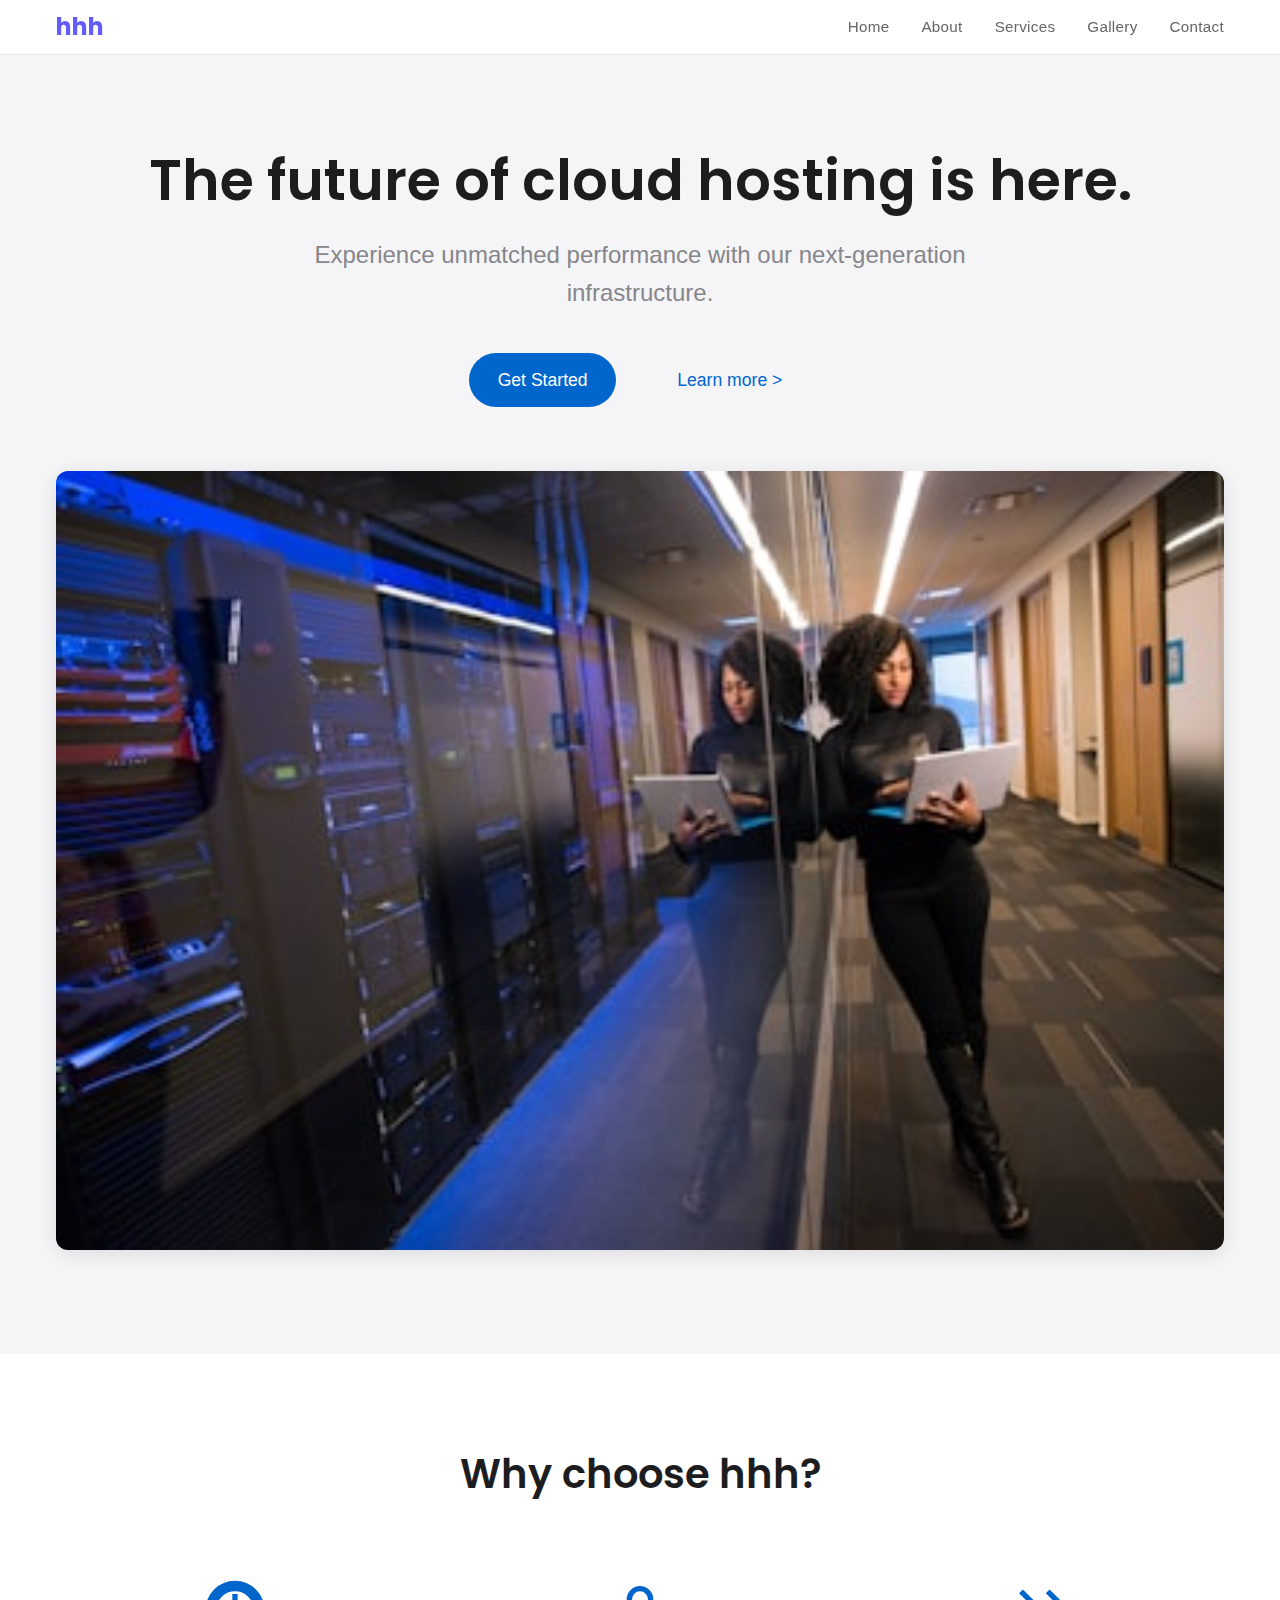
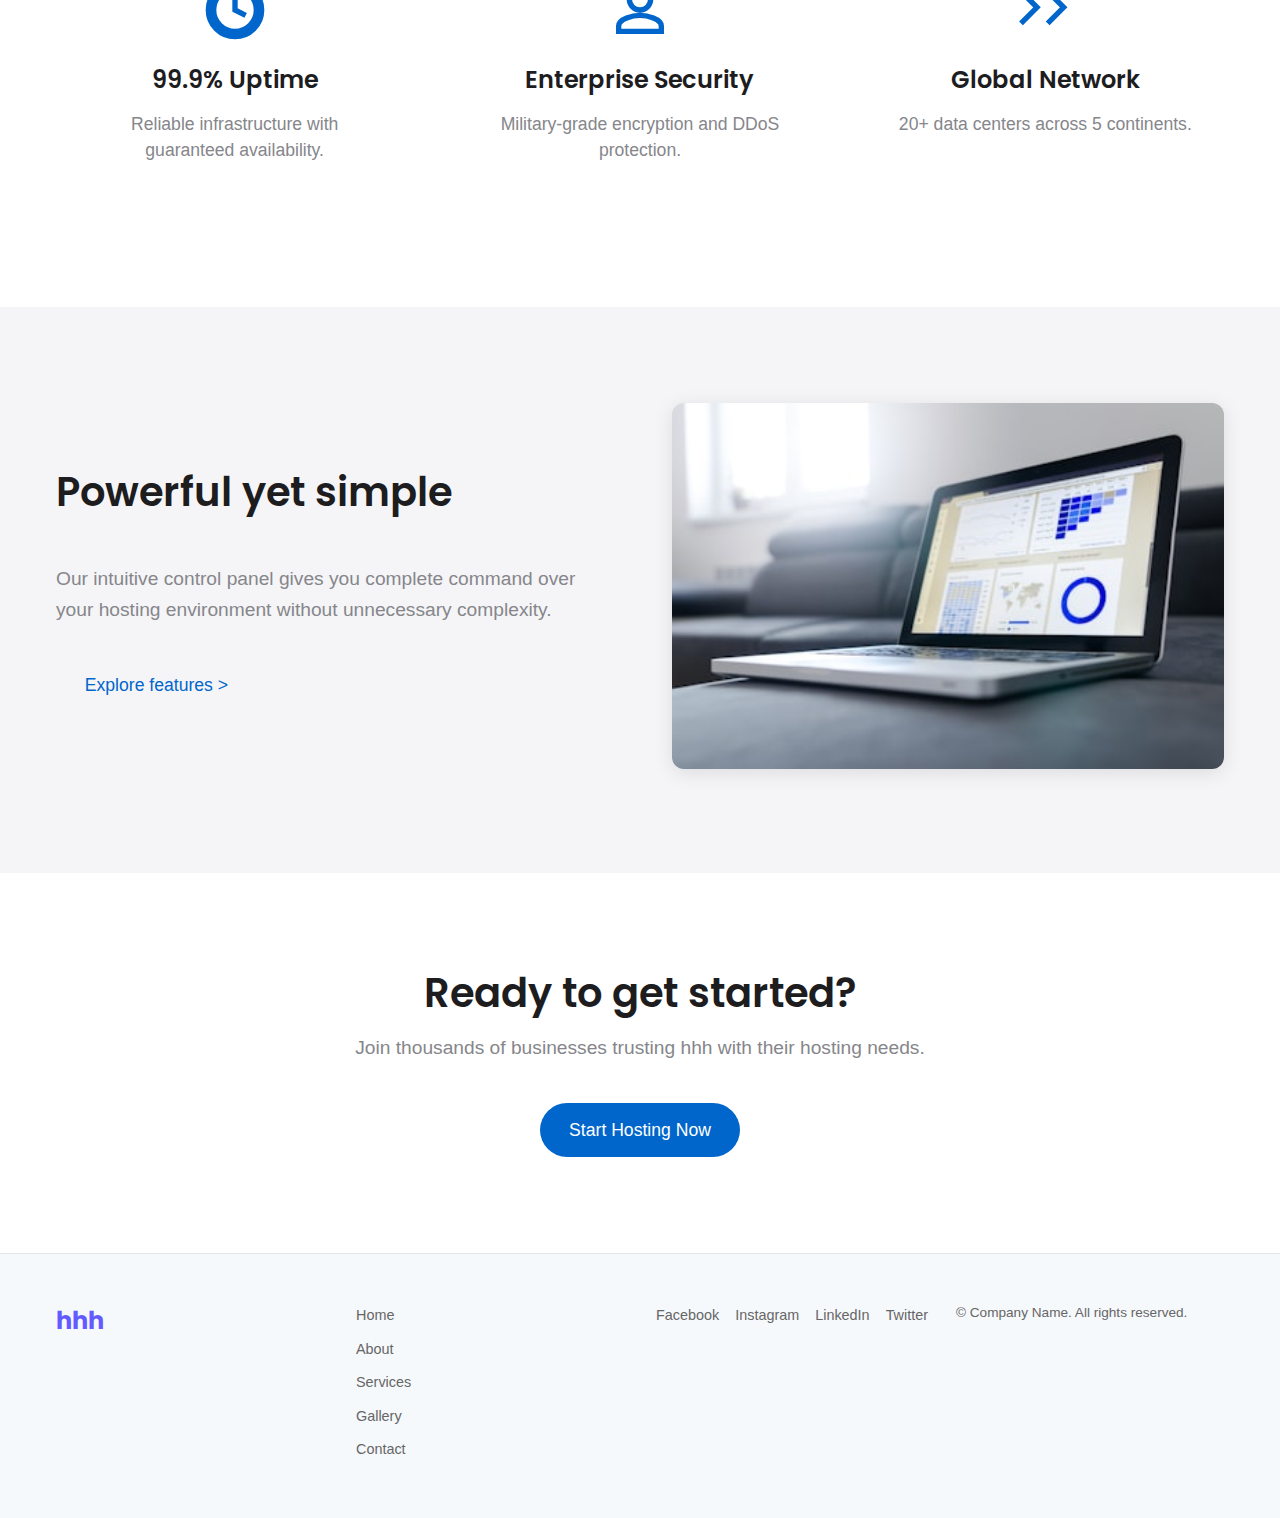
<file: index.html>
<!DOCTYPE html>
            <html lang="en">
            <head>
            <meta charset="UTF-8" />
            <meta name="viewport" content="width=device-width, initial-scale=1.0" />
            <title>hhh | Home</title>
            <link rel="stylesheet" href="css/base.css" />
            <link rel="stylesheet" href="css/index.css" />
            </head>
            <body>
            <header class="site-header">
  <div class="header-container">
    <a href="index.html" class="logo">hhh</a>
    
    <button class="menu-toggle" aria-label="Toggle navigation">
      <span class="hamburger"></span>
    </button>
    
    <nav class="main-nav">
      <ul class="nav-menu">
        <li><a href="index.html">Home</a></li>
        <li><a href="about.html">About</a></li>
        <li><a href="services.html">Services</a></li>
        <li><a href="gallery.html">Gallery</a></li>
        <li><a href="contact.html">Contact</a></li>
      </ul>
    </nav>
  </div>
</header>

            <!DOCTYPE html>
<html lang="en">
<head>
    <meta charset="UTF-8">
    <meta name="viewport" content="width=device-width, initial-scale=1.0">
    <title>hhh | Modern Cloud Hosting</title>
    <link rel="stylesheet" href="css/base.css">
    <link rel="stylesheet" href="css/index.css">
    <link href="https://fonts.googleapis.com/css2?family=Poppins:wght@300;400;500;600;700&display=swap" rel="stylesheet">
</head>
<body>
    <!-- header include -->
    <main>
        <!-- Hero Section -->
        <section class="hero">
            <div class="container">
                <h1 class="hero-heading">The future of cloud hosting is here.</h1>
                <p class="hero-subheading">Experience unmatched performance with our next-generation infrastructure.</p>
                <div class="hero-buttons">
                    <a href="#" class="btn btn-primary">Get Started</a>
                    <a href="#" class="btn btn-link">Learn more <span>&gt;</span></a>
                </div>
                <div class="hero-image">
                    <img src="images/index1.jpg" alt="hhh cloud hosting dashboard">
                </div>
            </div>
        </section>

        <!-- Features Section -->
        <section class="features">
            <div class="container">
                <h2 class="section-heading">Why choose hhh?</h2>
                <div class="features-grid">
                    <div class="feature">
                        <div class="feature-icon">
                            <svg viewBox="0 0 24 24" fill="none" stroke="currentColor" stroke-width="2">
                                <path d="M12 2C6.48 2 2 6.48 2 12s4.48 10 10 10 10-4.48 10-10S17.52 2 12 2zm0 18c-4.41 0-8-3.59-8-8s3.59-8 8-8 8 3.59 8 8-3.59 8-8 8z"/>
                                <path d="M12 6v6l4 2"/>
                            </svg>
                        </div>
                        <h3 class="feature-title">99.9% Uptime</h3>
                        <p class="feature-description">Reliable infrastructure with guaranteed availability.</p>
                    </div>
                    <div class="feature">
                        <div class="feature-icon">
                            <svg viewBox="0 0 24 24" fill="none" stroke="currentColor" stroke-width="2">
                                <path d="M12 12c2.21 0 4-1.79 4-4s-1.79-4-4-4-4 1.79-4 4 1.79 4 4 4zm0 2c-2.67 0-8 1.34-8 4v2h16v-2c0-2.66-5.33-4-8-4z"/>
                            </svg>
                        </div>
                        <h3 class="feature-title">Enterprise Security</h3>
                        <p class="feature-description">Military-grade encryption and DDoS protection.</p>
                    </div>
                    <div class="feature">
                        <div class="feature-icon">
                            <svg viewBox="0 0 24 24" fill="none" stroke="currentColor" stroke-width="2">
                                <path d="M3 17l6-6-6-6M13 17l6-6-6-6"/>
                            </svg>
                        </div>
                        <h3 class="feature-title">Global Network</h3>
                        <p class="feature-description">20+ data centers across 5 continents.</p>
                    </div>
                </div>
            </div>
        </section>

        <!-- Showcase Section -->
        <section class="showcase">
            <div class="container">
                <div class="showcase-content">
                    <h2 class="section-heading">Powerful yet simple</h2>
                    <p class="showcase-description">Our intuitive control panel gives you complete command over your hosting environment without unnecessary complexity.</p>
                    <a href="#" class="btn btn-link">Explore features <span>&gt;</span></a>
                </div>
                <div class="showcase-image">
                    <img src="images/index2.jpg" alt="hhh control panel interface">
                </div>
            </div>
        </section>

        <!-- CTA Section -->
        <section class="cta">
            <div class="container">
                <h2 class="cta-heading">Ready to get started?</h2>
                <p class="cta-subheading">Join thousands of businesses trusting hhh with their hosting needs.</p>
                <a href="#" class="btn btn-primary">Start Hosting Now</a>
            </div>
        </section>
    </main>
    <!-- footer include -->
    <script src="js/base.js"></script>
    <script src="js/index.js"></script>
</body>
</html>

            <footer class="site-footer">
  <div class="footer-container">
    <div class="footer-grid">
      <div class="footer-logo">hhh</div>
      
      <div class="footer-links">
        <ul class="footer-nav">
          <li><a href="index.html">Home</a></li>
          <li><a href="about.html">About</a></li>
          <li><a href="services.html">Services</a></li>
          <li><a href="gallery.html">Gallery</a></li>
          <li><a href="contact.html">Contact</a></li>
        </ul>
      </div>
      
      <div class="footer-social">
        <ul class="social-links">
          <li><a href="#" aria-label="Facebook">Facebook</a></li>
          <li><a href="#" aria-label="Instagram">Instagram</a></li>
          <li><a href="#" aria-label="LinkedIn">LinkedIn</a></li>
          <li><a href="#" aria-label="Twitter">Twitter</a></li>
        </ul>
      </div>
      
      <div class="footer-legal">
        <p class="copyright">&copy; <span id="year"></span> Company Name. All rights reserved.</p>
      </div>
    </div>
  </div>
</footer>

            <script src="js/base.js"></script>
            <script src="js/index.js"></script>
            </body>
            </html>
</file>
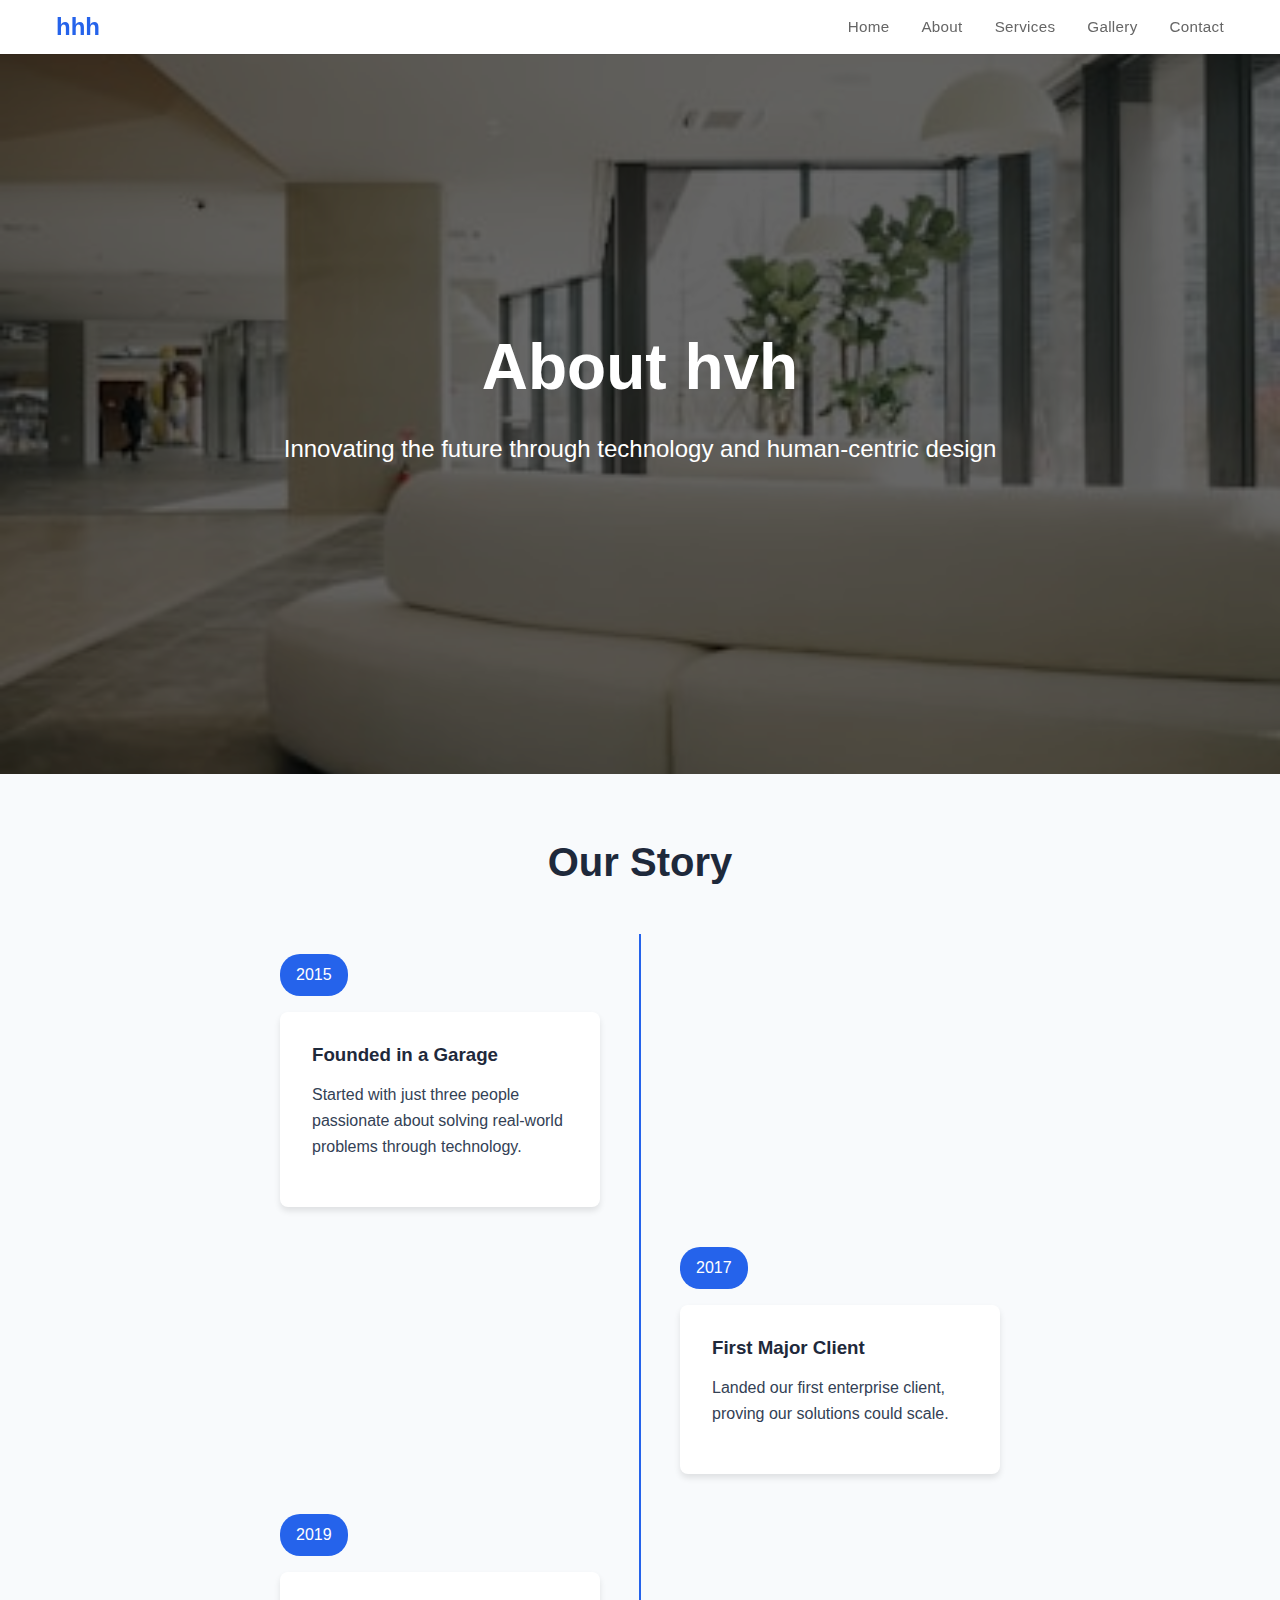
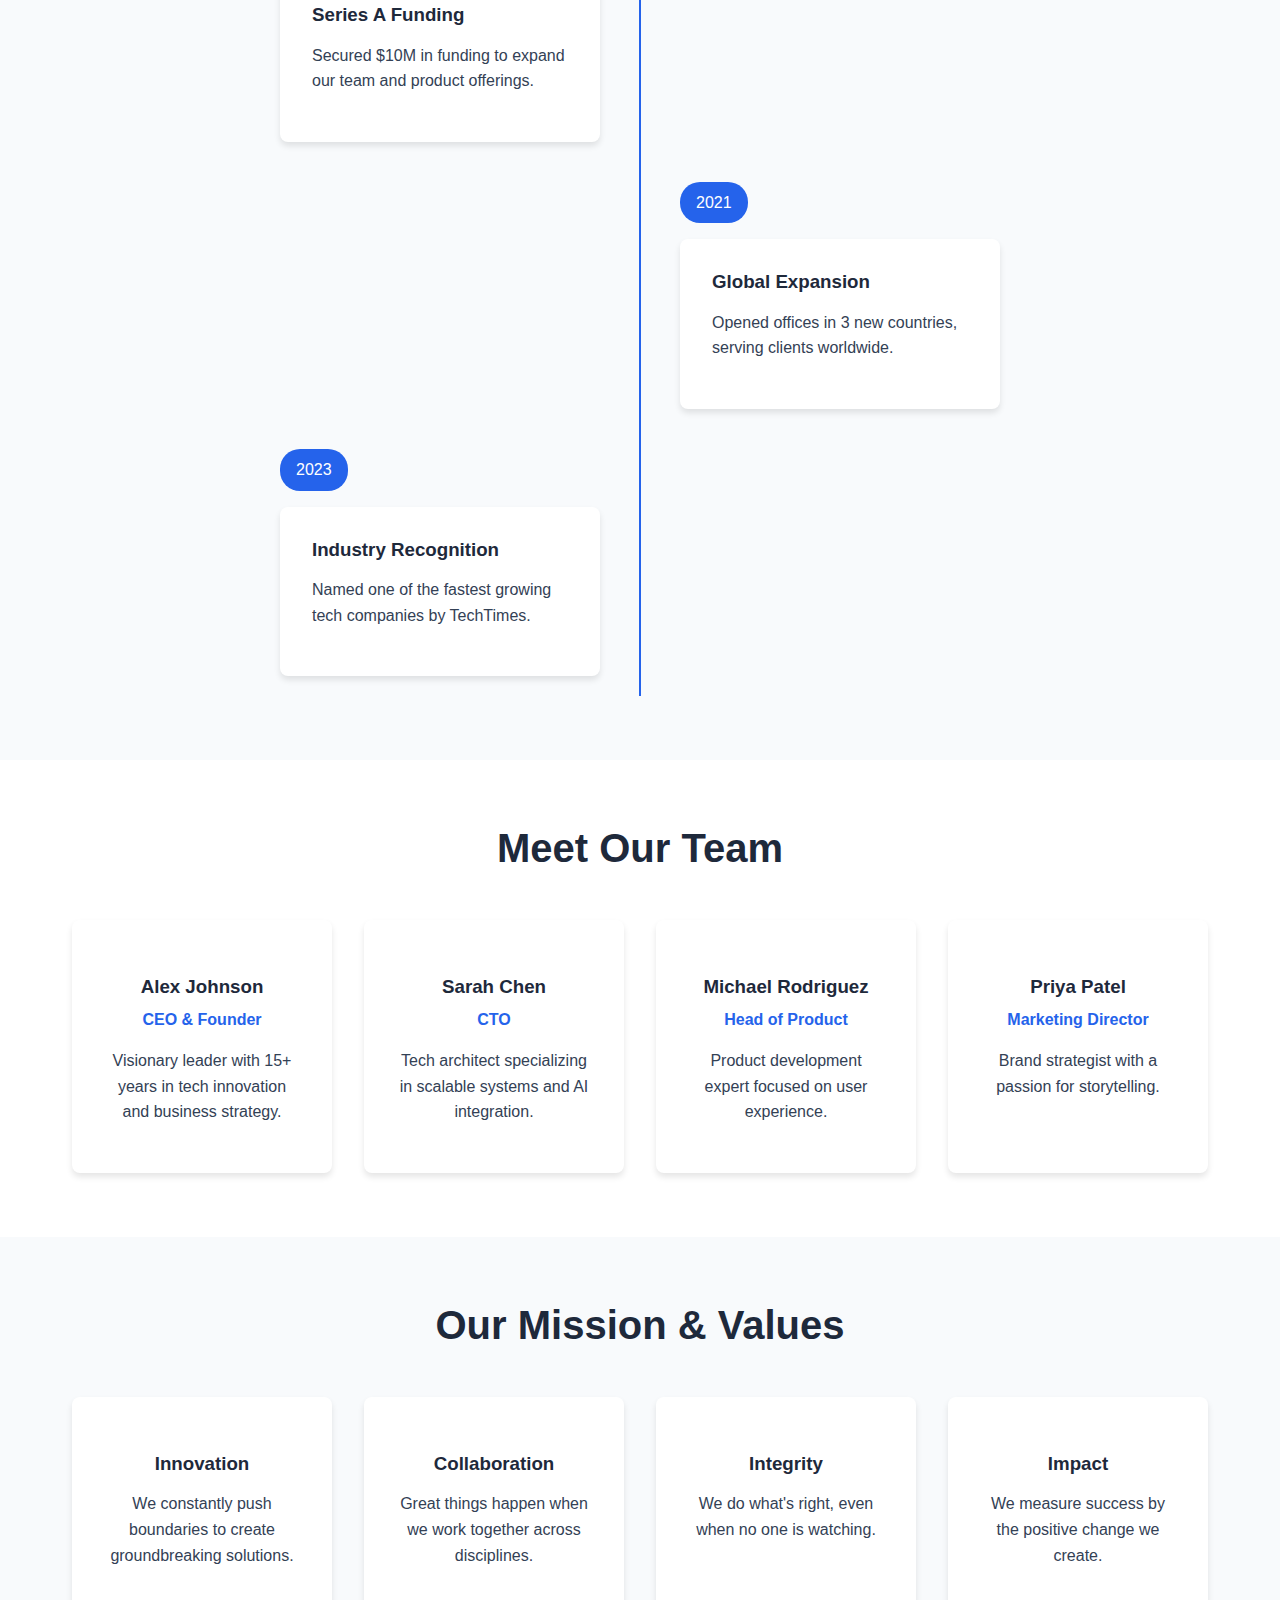
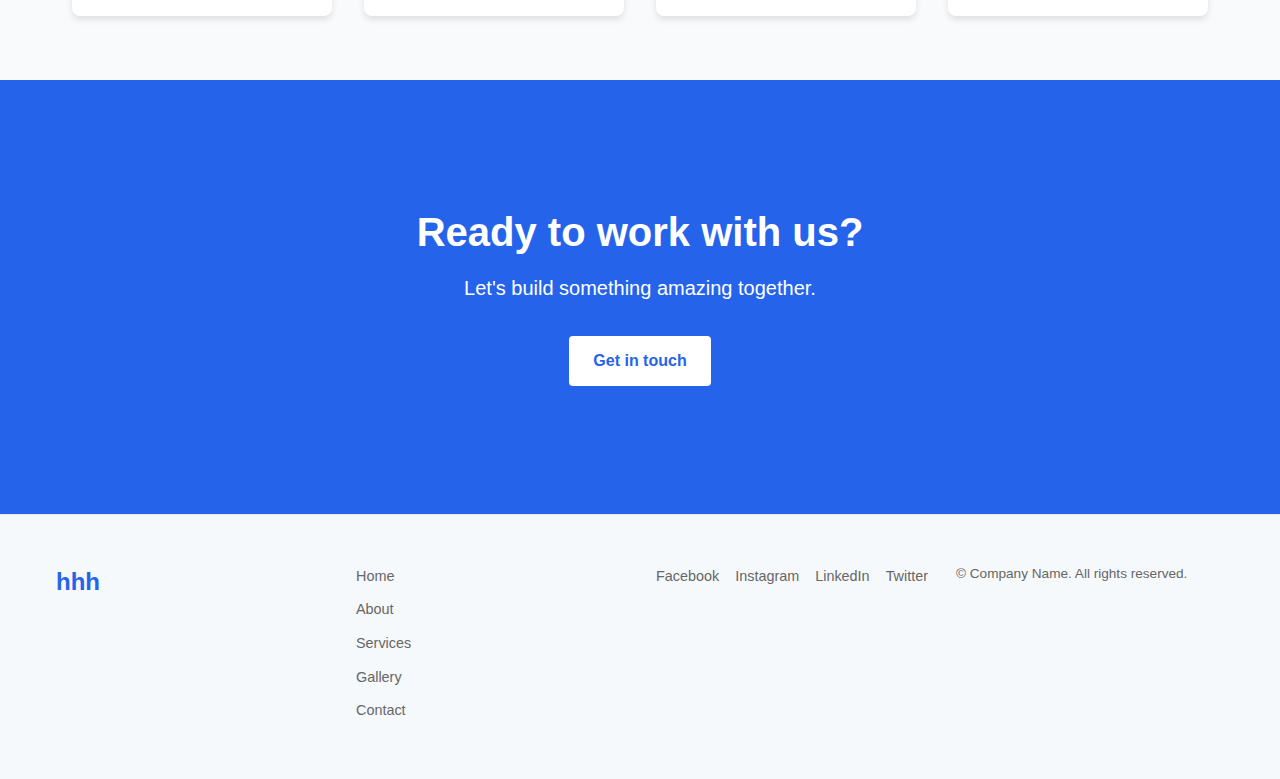
<file: about.html>
<!DOCTYPE html>
            <html lang="en">
            <head>
            <meta charset="UTF-8" />
            <meta name="viewport" content="width=device-width, initial-scale=1.0" />
            <title>hhh | About Us</title>
            <link rel="stylesheet" href="css/base.css" />
            <link rel="stylesheet" href="css/about.css" />
            </head>
            <body>
            <header class="site-header">
  <div class="header-container">
    <a href="index.html" class="logo">hhh</a>
    
    <button class="menu-toggle" aria-label="Toggle navigation">
      <span class="hamburger"></span>
    </button>
    
    <nav class="main-nav">
      <ul class="nav-menu">
        <li><a href="index.html">Home</a></li>
        <li><a href="about.html">About</a></li>
        <li><a href="services.html">Services</a></li>
        <li><a href="gallery.html">Gallery</a></li>
        <li><a href="contact.html">Contact</a></li>
      </ul>
    </nav>
  </div>
</header>

            <main>
  <!-- Hero Section -->
  <section class="hero">
    <div class="hero-overlay"></div>
    <img src="images/about1.jpg" alt="hhh company" class="hero-image">
    <div class="hero-content">
      <h1>About hvh</h1>
      <p class="subheading">Innovating the future through technology and human-centric design</p>
    </div>
  </section>

  <!-- Our Story -->
  <section class="section our-story">
    <div class="container">
      <h2 class="section-title">Our Story</h2>
      <div class="timeline">
        <div class="timeline-item">
          <div class="timeline-year">2015</div>
          <div class="timeline-content">
            <h3>Founded in a Garage</h3>
            <p>Started with just three people passionate about solving real-world problems through technology.</p>
          </div>
        </div>
        <div class="timeline-item">
          <div class="timeline-year">2017</div>
          <div class="timeline-content">
            <h3>First Major Client</h3>
            <p>Landed our first enterprise client, proving our solutions could scale.</p>
          </div>
        </div>
        <div class="timeline-item">
          <div class="timeline-year">2019</div>
          <div class="timeline-content">
            <h3>Series A Funding</h3>
            <p>Secured $10M in funding to expand our team and product offerings.</p>
          </div>
        </div>
        <div class="timeline-item">
          <div class="timeline-year">2021</div>
          <div class="timeline-content">
            <h3>Global Expansion</h3>
            <p>Opened offices in 3 new countries, serving clients worldwide.</p>
          </div>
        </div>
        <div class="timeline-item">
          <div class="timeline-year">2023</div>
          <div class="timeline-content">
            <h3>Industry Recognition</h3>
            <p>Named one of the fastest growing tech companies by TechTimes.</p>
          </div>
        </div>
      </div>
    </div>
  </section>

  <!-- Meet Our Team -->
  <section class="section team">
    <div class="container">
      <h2 class="section-title">Meet Our Team</h2>
      <div class="team-grid">
        <div class="team-member">
          <div class="member-photo">
            <i class="fas fa-user-circle"></i>
          </div>
          <h3>Alex Johnson</h3>
          <p class="position">CEO & Founder</p>
          <p class="bio">Visionary leader with 15+ years in tech innovation and business strategy.</p>
        </div>
        <div class="team-member">
          <div class="member-photo">
            <i class="fas fa-user-circle"></i>
          </div>
          <h3>Sarah Chen</h3>
          <p class="position">CTO</p>
          <p class="bio">Tech architect specializing in scalable systems and AI integration.</p>
        </div>
        <div class="team-member">
          <div class="member-photo">
            <i class="fas fa-user-circle"></i>
          </div>
          <h3>Michael Rodriguez</h3>
          <p class="position">Head of Product</p>
          <p class="bio">Product development expert focused on user experience.</p>
        </div>
        <div class="team-member">
          <div class="member-photo">
            <i class="fas fa-user-circle"></i>
          </div>
          <h3>Priya Patel</h3>
          <p class="position">Marketing Director</p>
          <p class="bio">Brand strategist with a passion for storytelling.</p>
        </div>
      </div>
    </div>
  </section>

  <!-- Our Mission & Values -->
  <section class="section values">
    <div class="container">
      <h2 class="section-title">Our Mission & Values</h2>
      <div class="values-grid">
        <div class="value-item">
          <div class="value-icon">
            <i class="fas fa-lightbulb"></i>
          </div>
          <h3>Innovation</h3>
          <p>We constantly push boundaries to create groundbreaking solutions.</p>
        </div>
        <div class="value-item">
          <div class="value-icon">
            <i class="fas fa-users"></i>
          </div>
          <h3>Collaboration</h3>
          <p>Great things happen when we work together across disciplines.</p>
        </div>
        <div class="value-item">
          <div class="value-icon">
            <i class="fas fa-shield-alt"></i>
          </div>
          <h3>Integrity</h3>
          <p>We do what's right, even when no one is watching.</p>
        </div>
        <div class="value-item">
          <div class="value-icon">
            <i class="fas fa-globe"></i>
          </div>
          <h3>Impact</h3>
          <p>We measure success by the positive change we create.</p>
        </div>
      </div>
    </div>
  </section>

  <!-- CTA Banner -->
  <section class="cta-banner">
    <div class="container">
      <h2>Ready to work with us?</h2>
      <p>Let's build something amazing together.</p>
      <a href="contact.html" class="btn btn-primary">Get in touch</a>
    </div>
  </section>
</main>

            <footer class="site-footer">
  <div class="footer-container">
    <div class="footer-grid">
      <div class="footer-logo">hhh</div>
      
      <div class="footer-links">
        <ul class="footer-nav">
          <li><a href="index.html">Home</a></li>
          <li><a href="about.html">About</a></li>
          <li><a href="services.html">Services</a></li>
          <li><a href="gallery.html">Gallery</a></li>
          <li><a href="contact.html">Contact</a></li>
        </ul>
      </div>
      
      <div class="footer-social">
        <ul class="social-links">
          <li><a href="#" aria-label="Facebook">Facebook</a></li>
          <li><a href="#" aria-label="Instagram">Instagram</a></li>
          <li><a href="#" aria-label="LinkedIn">LinkedIn</a></li>
          <li><a href="#" aria-label="Twitter">Twitter</a></li>
        </ul>
      </div>
      
      <div class="footer-legal">
        <p class="copyright">&copy; <span id="year"></span> Company Name. All rights reserved.</p>
      </div>
    </div>
  </div>
</footer>

            <script src="js/base.js"></script>
            <script src="js/about.js"></script>
            </body>
            </html>
</file>
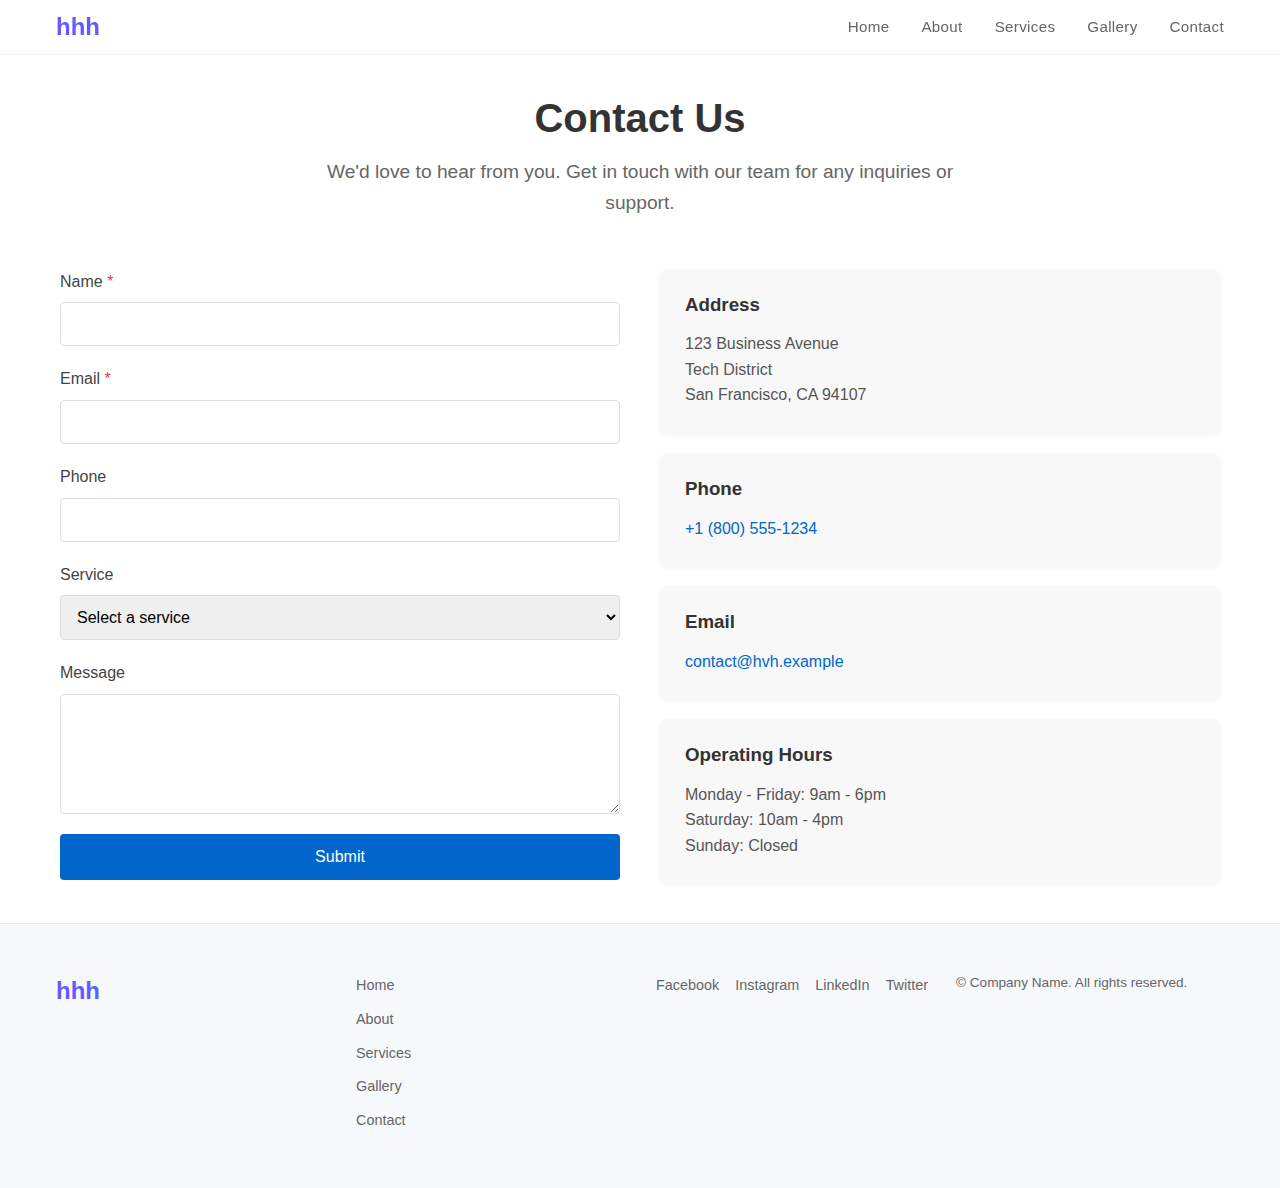
<file: contact.html>
<!DOCTYPE html>
            <html lang="en">
            <head>
            <meta charset="UTF-8" />
            <meta name="viewport" content="width=device-width, initial-scale=1.0" />
            <title>hhh | Contact Us</title>
            <link rel="stylesheet" href="css/base.css" />
            <link rel="stylesheet" href="css/contact.css" />
            </head>
            <body>
            <header class="site-header">
  <div class="header-container">
    <a href="index.html" class="logo">hhh</a>
    
    <button class="menu-toggle" aria-label="Toggle navigation">
      <span class="hamburger"></span>
    </button>
    
    <nav class="main-nav">
      <ul class="nav-menu">
        <li><a href="index.html">Home</a></li>
        <li><a href="about.html">About</a></li>
        <li><a href="services.html">Services</a></li>
        <li><a href="gallery.html">Gallery</a></li>
        <li><a href="contact.html">Contact</a></li>
      </ul>
    </nav>
  </div>
</header>

            <!-- header include -->
<main class="contact-container">
    <section class="contact-hero">
        <h1>Contact Us</h1>
        <p class="subheading">We'd love to hear from you. Get in touch with our team for any inquiries or support.</p>
    </section>

    <div class="contact-content">
        <div class="contact-form-container">
            <form id="customForm" data-form-handler="" class="contact-form">
                <div class="form-group">
                    <label for="name">Name <span class="required">*</span></label>
                    <input type="text" id="name" name="name" required>
                </div>
                <div class="form-group">
                    <label for="email">Email <span class="required">*</span></label>
                    <input type="email" id="email" name="email" required>
                </div>
                <div class="form-group">
                    <label for="phone">Phone</label>
                    <input type="tel" id="phone" name="phone">
                </div>
                <div class="form-group">
                    <label for="service">Service</label>
                    <select id="service" name="service">
                        <option value="">Select a service</option>
                        <option value="consulting">Consulting</option>
                        <option value="support">Technical Support</option>
                        <option value="sales">Sales Inquiry</option>
                        <option value="other">Other</option>
                    </select>
                </div>
                <div class="form-group">
                    <label for="message">Message</label>
                    <textarea id="message" name="message" rows="5"></textarea>
                </div>
                <button type="submit" class="btn-submit">Submit</button>
            </form>
        </div>

        <div class="contact-info-container">
            <div class="contact-card">
                <h3>Address</h3>
                <p>123 Business Avenue<br>Tech District<br>San Francisco, CA 94107</p>
            </div>
            <div class="contact-card">
                <h3>Phone</h3>
                <p><a href="tel:+18005551234">+1 (800) 555-1234</a></p>
            </div>
            <div class="contact-card">
                <h3>Email</h3>
                <p><a href="mailto:contact@hvh.example">contact@hvh.example</a></p>
            </div>
            <div class="contact-card">
                <h3>Operating Hours</h3>
                <p>Monday - Friday: 9am - 6pm<br>Saturday: 10am - 4pm<br>Sunday: Closed</p>
            </div>
        </div>
    </div>
</main>
<!-- footer include -->

            <footer class="site-footer">
  <div class="footer-container">
    <div class="footer-grid">
      <div class="footer-logo">hhh</div>
      
      <div class="footer-links">
        <ul class="footer-nav">
          <li><a href="index.html">Home</a></li>
          <li><a href="about.html">About</a></li>
          <li><a href="services.html">Services</a></li>
          <li><a href="gallery.html">Gallery</a></li>
          <li><a href="contact.html">Contact</a></li>
        </ul>
      </div>
      
      <div class="footer-social">
        <ul class="social-links">
          <li><a href="#" aria-label="Facebook">Facebook</a></li>
          <li><a href="#" aria-label="Instagram">Instagram</a></li>
          <li><a href="#" aria-label="LinkedIn">LinkedIn</a></li>
          <li><a href="#" aria-label="Twitter">Twitter</a></li>
        </ul>
      </div>
      
      <div class="footer-legal">
        <p class="copyright">&copy; <span id="year"></span> Company Name. All rights reserved.</p>
      </div>
    </div>
  </div>
</footer>

            <script src="js/base.js"></script>
            <script src="js/contact.js"></script>
            </body>
            </html>
</file>
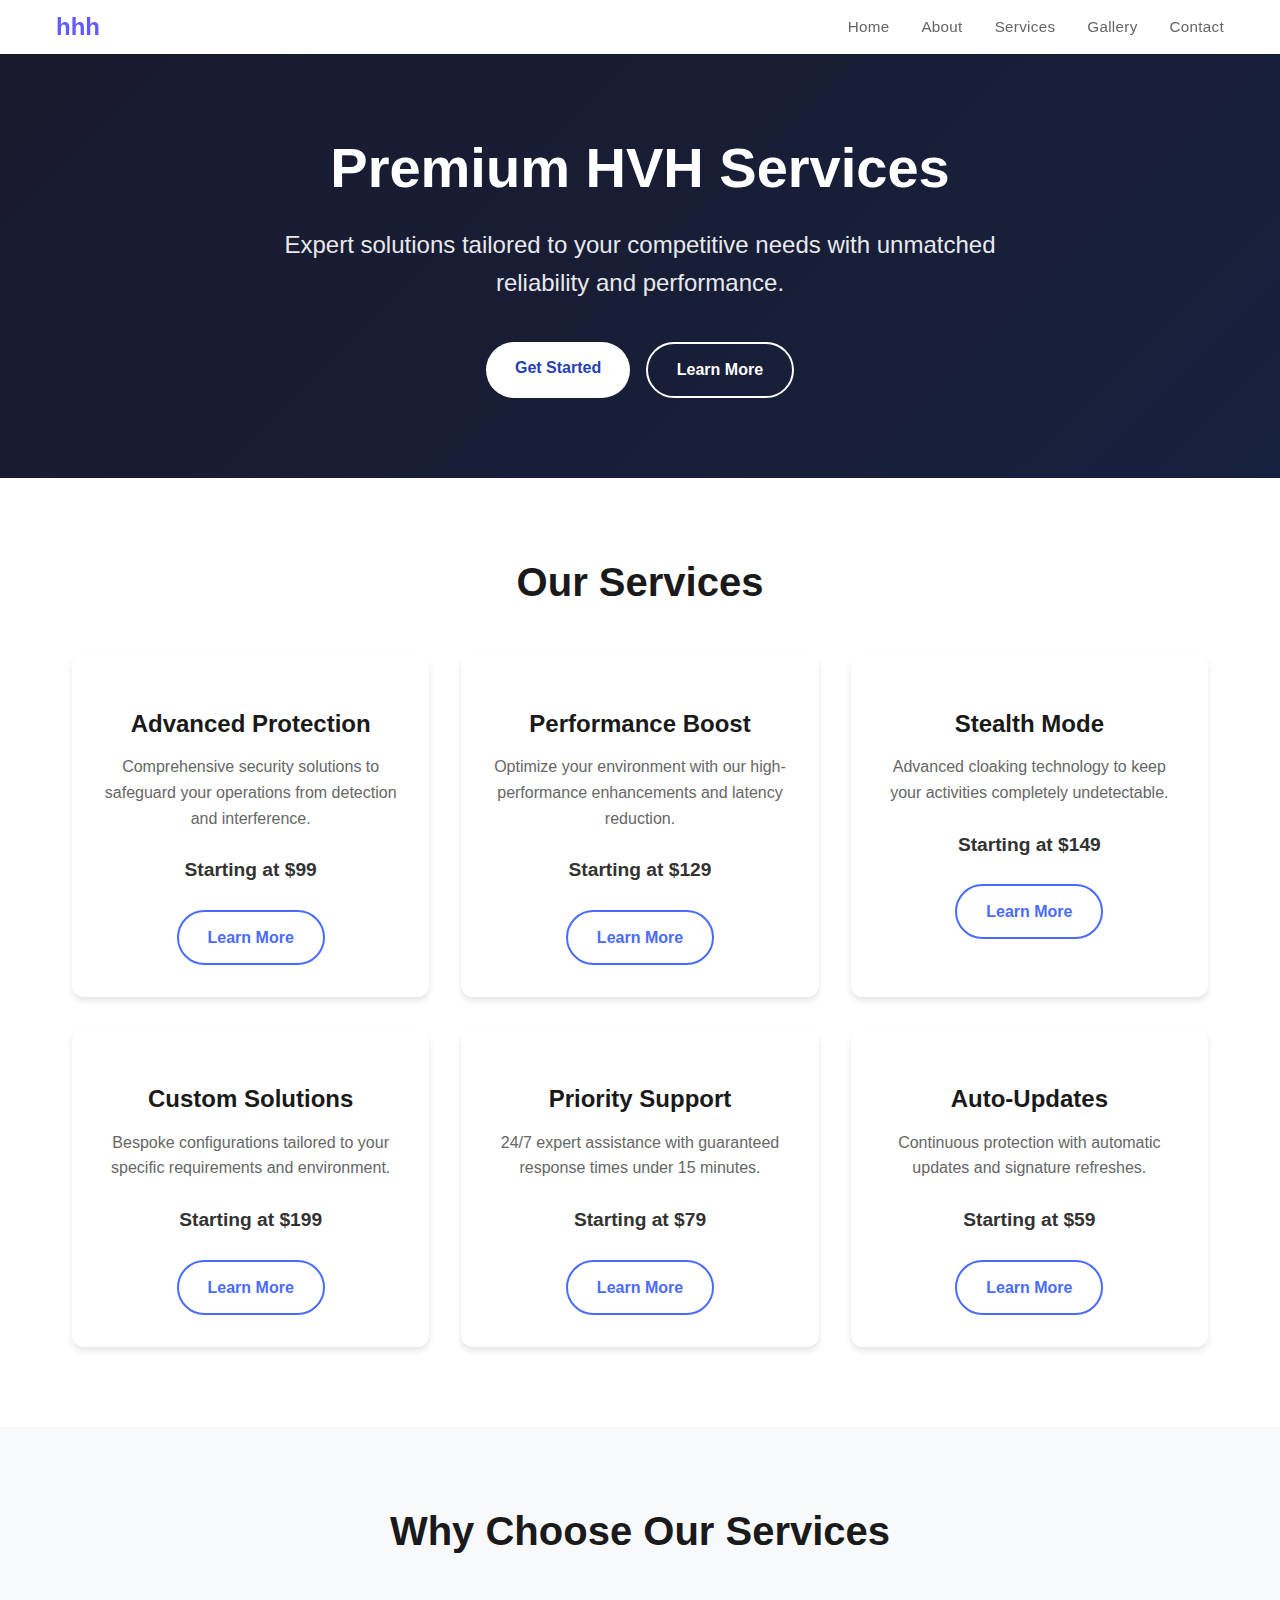
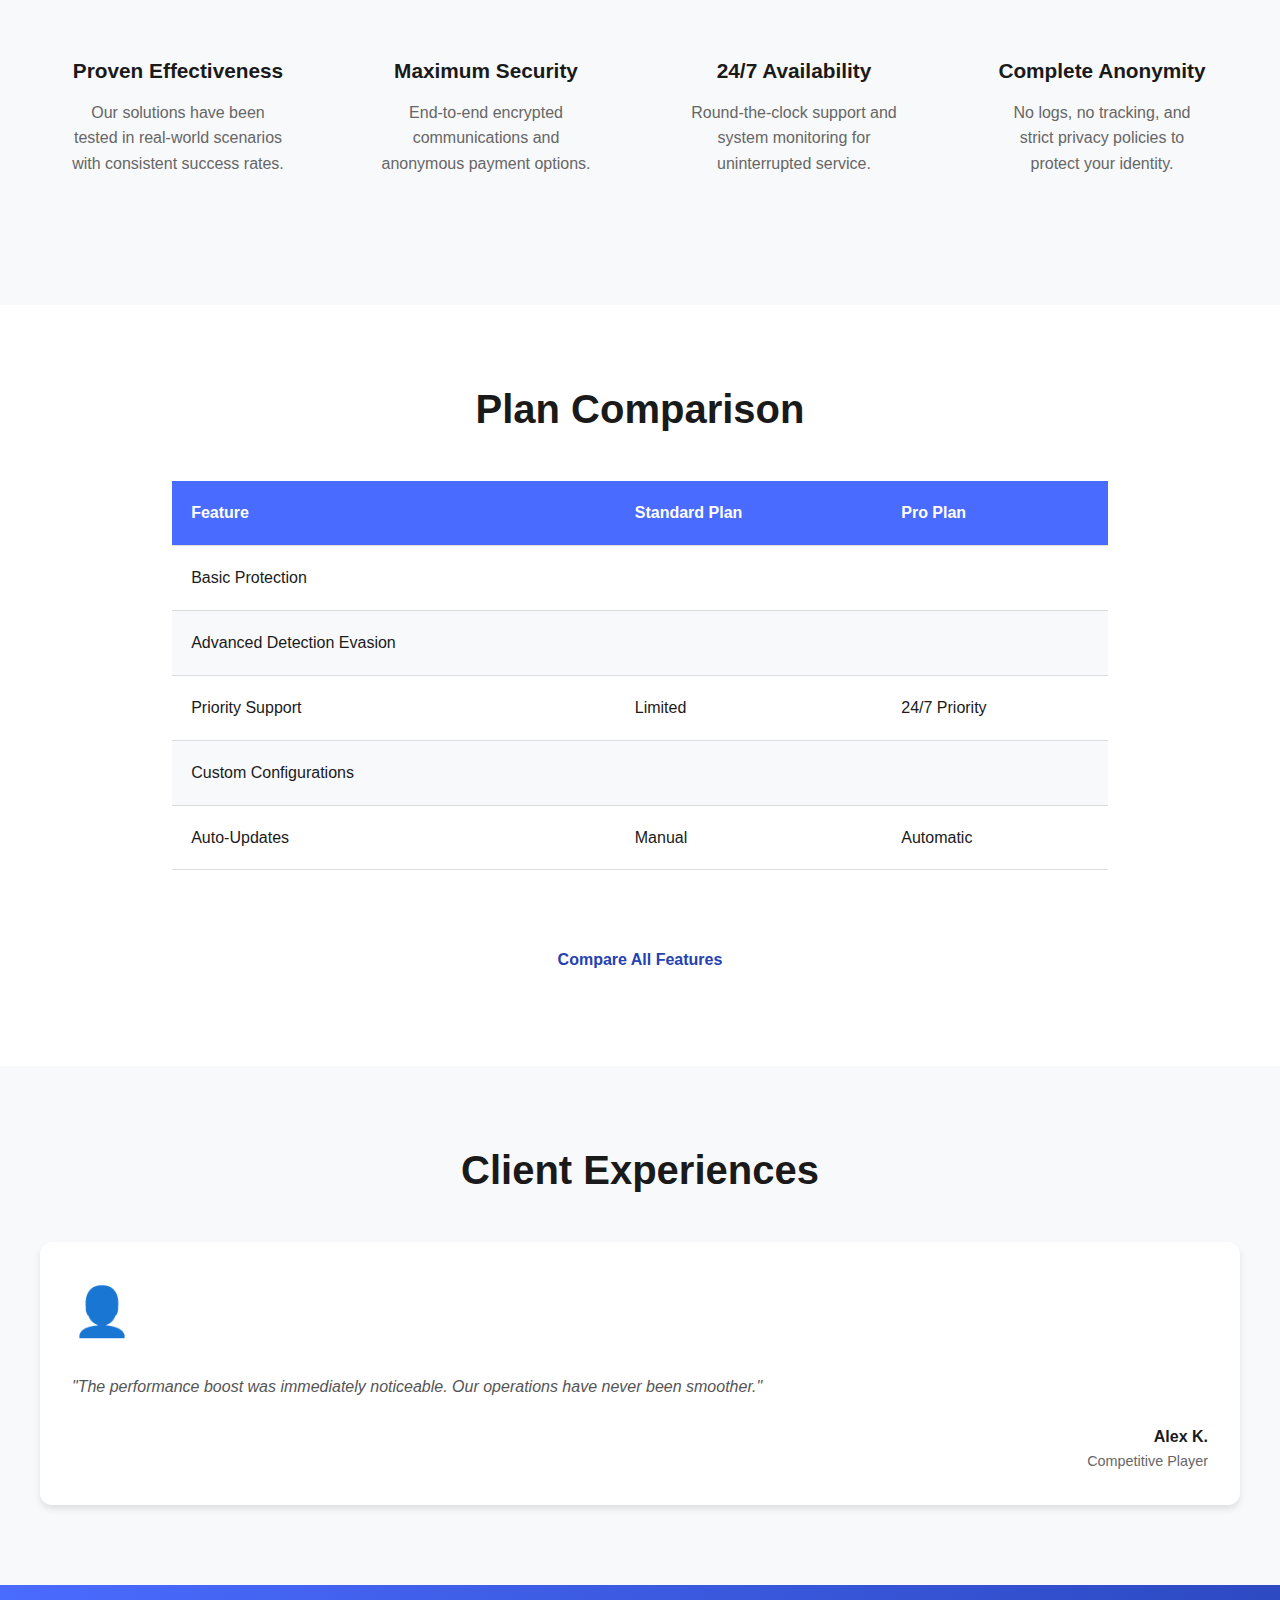
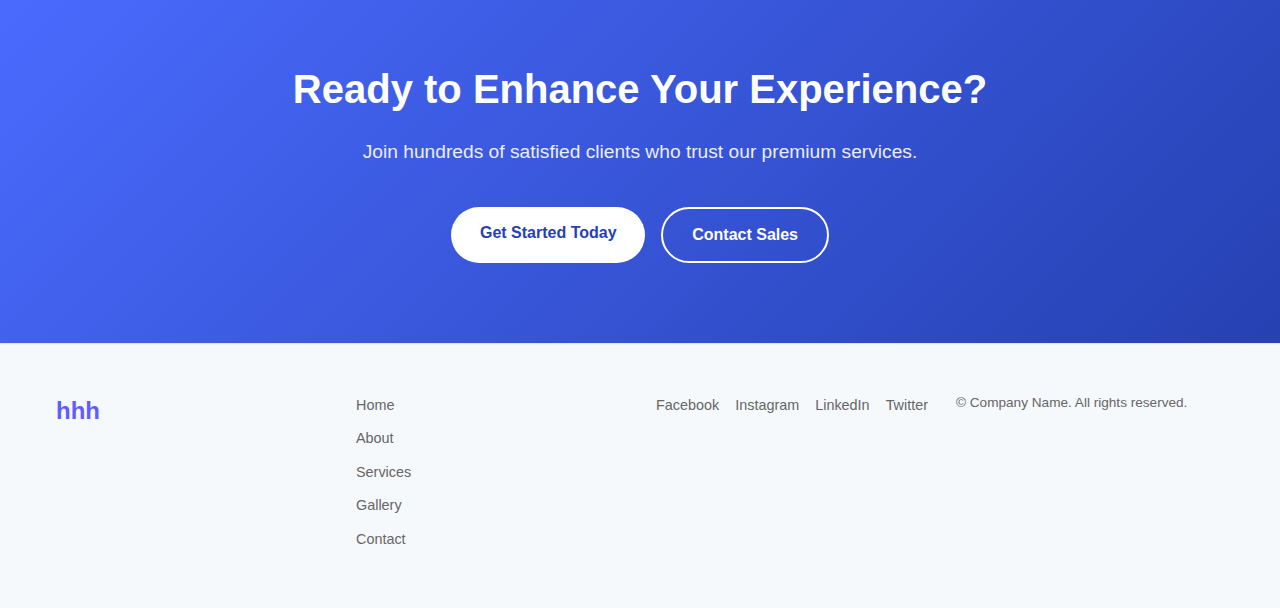
<file: services.html>
<!DOCTYPE html>
            <html lang="en">
            <head>
            <meta charset="UTF-8" />
            <meta name="viewport" content="width=device-width, initial-scale=1.0" />
            <title>hhh | Services</title>
            <link rel="stylesheet" href="css/base.css" />
            <link rel="stylesheet" href="css/services.css" />
            </head>
            <body>
            <header class="site-header">
  <div class="header-container">
    <a href="index.html" class="logo">hhh</a>
    
    <button class="menu-toggle" aria-label="Toggle navigation">
      <span class="hamburger"></span>
    </button>
    
    <nav class="main-nav">
      <ul class="nav-menu">
        <li><a href="index.html">Home</a></li>
        <li><a href="about.html">About</a></li>
        <li><a href="services.html">Services</a></li>
        <li><a href="gallery.html">Gallery</a></li>
        <li><a href="contact.html">Contact</a></li>
      </ul>
    </nav>
  </div>
</header>

            <main>
    <!-- Hero Section -->
    <section class="hero">
        <div class="hero-content">
            <h1>Premium HVH Services</h1>
            <p class="subheading">Expert solutions tailored to your competitive needs with unmatched reliability and performance.</p>
            <div class="hero-buttons">
                <a href="#" class="btn btn-primary">Get Started</a>
                <a href="#" class="btn btn-secondary">Learn More</a>
            </div>
        </div>
    </section>

    <!-- Service Overview Grid -->
    <section class="services-grid">
        <h2>Our Services</h2>
        <div class="grid-container">
            <div class="service-card">
                <div class="service-icon"><i class="fas fa-shield-alt"></i></div>
                <h3>Advanced Protection</h3>
                <p>Comprehensive security solutions to safeguard your operations from detection and interference.</p>
                <div class="price">Starting at $99</div>
                <a href="#" class="btn btn-outline">Learn More</a>
            </div>
            
            <div class="service-card">
                <div class="service-icon"><i class="fas fa-bolt"></i></div>
                <h3>Performance Boost</h3>
                <p>Optimize your environment with our high-performance enhancements and latency reduction.</p>
                <div class="price">Starting at $129</div>
                <a href="#" class="btn btn-outline">Learn More</a>
            </div>
            
            <div class="service-card">
                <div class="service-icon"><i class="fas fa-eye-slash"></i></div>
                <h3>Stealth Mode</h3>
                <p>Advanced cloaking technology to keep your activities completely undetectable.</p>
                <div class="price">Starting at $149</div>
                <a href="#" class="btn btn-outline">Learn More</a>
            </div>
            
            <div class="service-card">
                <div class="service-icon"><i class="fas fa-tools"></i></div>
                <h3>Custom Solutions</h3>
                <p>Bespoke configurations tailored to your specific requirements and environment.</p>
                <div class="price">Starting at $199</div>
                <a href="#" class="btn btn-outline">Learn More</a>
            </div>
            
            <div class="service-card">
                <div class="service-icon"><i class="fas fa-headset"></i></div>
                <h3>Priority Support</h3>
                <p>24/7 expert assistance with guaranteed response times under 15 minutes.</p>
                <div class="price">Starting at $79</div>
                <a href="#" class="btn btn-outline">Learn More</a>
            </div>
            
            <div class="service-card">
                <div class="service-icon"><i class="fas fa-sync-alt"></i></div>
                <h3>Auto-Updates</h3>
                <p>Continuous protection with automatic updates and signature refreshes.</p>
                <div class="price">Starting at $59</div>
                <a href="#" class="btn btn-outline">Learn More</a>
            </div>
        </div>
    </section>

    <!-- Why Choose Us -->
    <section class="why-choose">
        <h2>Why Choose Our Services</h2>
        <div class="reasons-container">
            <div class="reason">
                <div class="reason-icon"><i class="fas fa-check-circle"></i></div>
                <h3>Proven Effectiveness</h3>
                <p>Our solutions have been tested in real-world scenarios with consistent success rates.</p>
            </div>
            <div class="reason">
                <div class="reason-icon"><i class="fas fa-lock"></i></div>
                <h3>Maximum Security</h3>
                <p>End-to-end encrypted communications and anonymous payment options.</p>
            </div>
            <div class="reason">
                <div class="reason-icon"><i class="fas fa-clock"></i></div>
                <h3>24/7 Availability</h3>
                <p>Round-the-clock support and system monitoring for uninterrupted service.</p>
            </div>
            <div class="reason">
                <div class="reason-icon"><i class="fas fa-user-secret"></i></div>
                <h3>Complete Anonymity</h3>
                <p>No logs, no tracking, and strict privacy policies to protect your identity.</p>
            </div>
        </div>
    </section>

    <!-- Comparison Table -->
    <section class="comparison">
        <h2>Plan Comparison</h2>
        <div class="table-container">
            <table>
                <thead>
                    <tr>
                        <th>Feature</th>
                        <th>Standard Plan</th>
                        <th>Pro Plan</th>
                    </tr>
                </thead>
                <tbody>
                    <tr>
                        <td>Basic Protection</td>
                        <td><i class="fas fa-check"></i></td>
                        <td><i class="fas fa-check"></i></td>
                    </tr>
                    <tr>
                        <td>Advanced Detection Evasion</td>
                        <td><i class="fas fa-times"></i></td>
                        <td><i class="fas fa-check"></i></td>
                    </tr>
                    <tr>
                        <td>Priority Support</td>
                        <td>Limited</td>
                        <td>24/7 Priority</td>
                    </tr>
                    <tr>
                        <td>Custom Configurations</td>
                        <td><i class="fas fa-times"></i></td>
                        <td><i class="fas fa-check"></i></td>
                    </tr>
                    <tr>
                        <td>Auto-Updates</td>
                        <td>Manual</td>
                        <td>Automatic</td>
                    </tr>
                </tbody>
            </table>
        </div>
        <div class="comparison-cta">
            <a href="#" class="btn btn-primary">Compare All Features</a>
        </div>
    </section>

    <!-- Testimonials -->
    <section class="testimonials">
        <h2>Client Experiences</h2>
        <div class="testimonial-container">
            <div class="testimonial-card">
                <div class="testimonial-avatar">👤</div>
                <blockquote>
                    "The performance boost was immediately noticeable. Our operations have never been smoother."
                </blockquote>
                <div class="client-info">
                    <div class="client-name">Alex K.</div>
                    <div class="client-role">Competitive Player</div>
                </div>
            </div>
            <div class="testimonial-card">
                <div class="testimonial-avatar">🕵️</div>
                <blockquote>
                    "Complete anonymity and reliability. Exactly what we needed for our high-stakes environment."
                </blockquote>
                <div class="client-info">
                    <div class="client-name">Team Phantom</div>
                    <div class="client-role">Professional Group</div>
                </div>
            </div>
            <div class="testimonial-card">
                <div class="testimonial-avatar">🎮</div>
                <blockquote>
                    "The custom solution they provided solved our unique challenges perfectly."
                </blockquote>
                <div class="client-info">
                    <div class="client-name">Sarah M.</div>
                    <div class="client-role">Tournament Competitor</div>
                </div>
            </div>
        </div>
    </section>

    <!-- Call to Action -->
    <section class="cta">
        <div class="cta-content">
            <h2>Ready to Enhance Your Experience?</h2>
            <p>Join hundreds of satisfied clients who trust our premium services.</p>
            <div class="cta-buttons">
                <a href="#" class="btn btn-primary">Get Started Today</a>
                <a href="#" class="btn btn-secondary">Contact Sales</a>
            </div>
        </div>
    </section>
</main>

            <footer class="site-footer">
  <div class="footer-container">
    <div class="footer-grid">
      <div class="footer-logo">hhh</div>
      
      <div class="footer-links">
        <ul class="footer-nav">
          <li><a href="index.html">Home</a></li>
          <li><a href="about.html">About</a></li>
          <li><a href="services.html">Services</a></li>
          <li><a href="gallery.html">Gallery</a></li>
          <li><a href="contact.html">Contact</a></li>
        </ul>
      </div>
      
      <div class="footer-social">
        <ul class="social-links">
          <li><a href="#" aria-label="Facebook">Facebook</a></li>
          <li><a href="#" aria-label="Instagram">Instagram</a></li>
          <li><a href="#" aria-label="LinkedIn">LinkedIn</a></li>
          <li><a href="#" aria-label="Twitter">Twitter</a></li>
        </ul>
      </div>
      
      <div class="footer-legal">
        <p class="copyright">&copy; <span id="year"></span> Company Name. All rights reserved.</p>
      </div>
    </div>
  </div>
</footer>

            <script src="js/base.js"></script>
            <script src="js/services.js"></script>
            </body>
            </html>
</file>
<file: css/base.css>
:root {
  --primary-color: #635bff;
  --text-color: #1a1a1a;
  --text-light: #666;
  --bg-color: #ffffff;
  --border-color: #e6e6e6;
  --space-unit: 1rem;
  --space-xs: calc(0.25 * var(--space-unit));
  --space-sm: calc(0.5 * var(--space-unit));
  --space-md: calc(1 * var(--space-unit));
  --space-lg: calc(2 * var(--space-unit));
  --space-xl: calc(3 * var(--space-unit));
  --border-radius: 4px;
  --max-width: 1200px;
}

* {
  margin: 0;
  padding: 0;
  box-sizing: border-box;
}

html {
  font-size: 16px;
  scroll-behavior: smooth;
}

body {
  font-family: 'Open Sans', 'Helvetica Neue', sans-serif;
  line-height: 1.6;
  color: var(--text-color);
  background-color: var(--bg-color);
  -webkit-font-smoothing: antialiased;
}

/* Typography */
h1, h2, h3, h4, h5, h6 {
  font-family: 'Poppins', sans-serif;
  font-weight: 600;
  line-height: 1.2;
  margin-bottom: var(--space-sm);
}

a {
  color: var(--primary-color);
  text-decoration: none;
  transition: color 0.2s ease;
}

a:hover {
  color: var(--text-color);
}

p {
  margin-bottom: var(--space-md);
}

/* Header Styles */
.site-header {
  position: sticky;
  top: 0;
  background-color: var(--bg-color);
  box-shadow: 0 1px 0 rgba(0,0,0,0.05);
  z-index: 100;
  padding: var(--space-sm) 0;
}

.header-container {
  max-width: var(--max-width);
  margin: 0 auto;
  padding: 0 var(--space-md);
  display: flex;
  justify-content: space-between;
  align-items: center;
}

.logo {
  font-family: 'Poppins', sans-serif;
  font-weight: 700;
  font-size: 1.5rem;
  color: var(--primary-color);
}

.main-nav {
  display: flex;
  align-items: center;
}

.nav-menu {
  display: flex;
  list-style: none;
}

.nav-menu li {
  margin-left: var(--space-lg);
}

.nav-menu a {
  font-weight: 500;
  color: var(--text-light);
  font-size: 0.95rem;
  letter-spacing: 0.02em;
}

.nav-menu a:hover {
  color: var(--primary-color);
}

.menu-toggle {
  display: none;
  background: none;
  border: none;
  cursor: pointer;
  padding: var(--space-sm);
}

.hamburger {
  display: block;
  width: 24px;
  height: 2px;
  background-color: var(--text-color);
  position: relative;
}

.hamburger::before,
.hamburger::after {
  content: '';
  position: absolute;
  width: 24px;
  height: 2px;
  background-color: var(--text-color);
  left: 0;
}

.hamburger::before {
  top: -6px;
}

.hamburger::after {
  bottom: -6px;
}

/* Footer Styles */
.site-footer {
  background-color: #f6f9fc;
  padding: var(--space-xl) 0;
  border-top: 1px solid var(--border-color);
}

.footer-container {
  max-width: var(--max-width);
  margin: 0 auto;
  padding: 0 var(--space-md);
}

.footer-grid {
  display: grid;
  grid-template-columns: repeat(auto-fit, minmax(200px, 1fr));
  gap: var(--space-lg);
}

.footer-logo {
  font-family: 'Poppins', sans-serif;
  font-weight: 700;
  font-size: 1.5rem;
  color: var(--primary-color);
  margin-bottom: var(--space-md);
}

.footer-nav {
  list-style: none;
}

.footer-nav li {
  margin-bottom: var(--space-sm);
}

.footer-nav a {
  color: var(--text-light);
  font-size: 0.9rem;
}

.social-links {
  list-style: none;
  display: flex;
  gap: var(--space-md);
}

.social-links a {
  color: var(--text-light);
  font-size: 0.9rem;
}

.copyright {
  color: var(--text-light);
  font-size: 0.85rem;
}

/* Responsive Styles */
@media (max-width: 768px) {
  .menu-toggle {
    display: block;
  }
  
  .nav-menu {
    display: none;
    position: absolute;
    top: 100%;
    left: 0;
    width: 100%;
    background-color: var(--bg-color);
    flex-direction: column;
    padding: var(--space-md);
    box-shadow: 0 4px 6px rgba(0,0,0,0.05);
  }
  
  .nav-menu.active {
    display: flex;
  }
  
  .nav-menu li {
    margin: var(--space-sm) 0;
  }
  
  .footer-grid {
    grid-template-columns: 1fr;
  }
}

/* Utility Classes */
.container {
  max-width: var(--max-width);
  margin: 0 auto;
  padding: 0 var(--space-md);
}

/* Year update for copyright */
document.getElementById('year').textContent = new Date().getFullYear();
</file>
<file: css/index.css>
/* Hero Section */
.hero {
    padding: 6rem 2rem;
    text-align: center;
    background-color: #f5f5f7;
}

.hero .container {
    max-width: 1200px;
    margin: 0 auto;
}

.hero-heading {
    font-size: 3.5rem;
    font-weight: 600;
    line-height: 1.1;
    margin-bottom: 1.5rem;
    color: #1d1d1f;
}

.hero-subheading {
    font-size: 1.5rem;
    font-weight: 400;
    max-width: 700px;
    margin: 0 auto 2.5rem;
    color: #86868b;
}

.hero-buttons {
    display: flex;
    justify-content: center;
    gap: 2rem;
    margin-bottom: 4rem;
}

.btn {
    display: inline-block;
    padding: 0.8rem 1.8rem;
    border-radius: 30px;
    font-size: 1.1rem;
    font-weight: 500;
    text-decoration: none;
    transition: all 0.3s ease;
}

.btn-primary {
    background-color: #0066cc;
    color: white;
}

.btn-primary:hover {
    background-color: #004d99;
}

.btn-link {
    color: #0066cc;
}

.btn-link:hover {
    text-decoration: underline;
}

.hero-image {
    margin-top: 3rem;
}

.hero-image img {
    width: 100%;
    max-width: 1200px;
    height: auto;
    border-radius: 12px;
    box-shadow: 0 4px 20px rgba(0, 0, 0, 0.1);
}

/* Features Section */
.features {
    padding: 6rem 2rem;
    text-align: center;
}

.section-heading {
    font-size: 2.5rem;
    font-weight: 600;
    margin-bottom: 3rem;
    color: #1d1d1f;
}

.features-grid {
    display: grid;
    grid-template-columns: repeat(auto-fit, minmax(300px, 1fr));
    gap: 3rem;
    max-width: 1200px;
    margin: 0 auto;
}

.feature {
    padding: 2rem;
}

.feature-icon {
    width: 64px;
    height: 64px;
    margin: 0 auto 1.5rem;
    color: #0066cc;
}

.feature-icon svg {
    width: 100%;
    height: 100%;
}

.feature-title {
    font-size: 1.5rem;
    font-weight: 600;
    margin-bottom: 1rem;
    color: #1d1d1f;
}

.feature-description {
    font-size: 1.1rem;
    color: #86868b;
    line-height: 1.5;
}

/* Showcase Section */
.showcase {
    padding: 6rem 2rem;
    background-color: #f5f5f7;
}

.showcase .container {
    max-width: 1200px;
    margin: 0 auto;
    display: grid;
    grid-template-columns: 1fr 1fr;
    gap: 4rem;
    align-items: center;
}

.showcase-content {
    padding-right: 2rem;
}

.showcase-description {
    font-size: 1.2rem;
    line-height: 1.6;
    color: #86868b;
    margin: 1.5rem 0 2rem;
}

.showcase-image img {
    width: 100%;
    border-radius: 12px;
    box-shadow: 0 4px 20px rgba(0, 0, 0, 0.1);
}

/* CTA Section */
.cta {
    padding: 6rem 2rem;
    text-align: center;
}

.cta-heading {
    font-size: 2.5rem;
    font-weight: 600;
    margin-bottom: 1rem;
    color: #1d1d1f;
}

.cta-subheading {
    font-size: 1.2rem;
    color: #86868b;
    margin-bottom: 2.5rem;
}

/* Responsive Styles */
@media (max-width: 768px) {
    .hero-heading {
        font-size: 2.5rem;
    }
    
    .hero-subheading {
        font-size: 1.2rem;
    }
    
    .hero-buttons {
        flex-direction: column;
        gap: 1rem;
    }
    
    .showcase .container {
        grid-template-columns: 1fr;
        text-align: center;
    }
    
    .showcase-content {
        padding-right: 0;
        margin-bottom: 3rem;
    }
    
    .features-grid {
        grid-template-columns: 1fr;
    }
}
</file>
<file: css/about.css>
/* Base Styles */
:root {
  --primary-color: #2563eb;
  --dark-color: #1e293b;
  --light-color: #f8fafc;
  --text-color: #334155;
  --overlay-color: rgba(0, 0, 0, 0.6);
  --section-padding: 4rem 2rem;
  --max-width: 1200px;
}

* {
  margin: 0;
  padding: 0;
  box-sizing: border-box;
}

body {
  font-family: 'Poppins', sans-serif;
  color: var(--text-color);
  line-height: 1.6;
}

.container {
  max-width: var(--max-width);
  margin: 0 auto;
  padding: var(--section-padding);
}

.section-title {
  font-size: 2.5rem;
  margin-bottom: 3rem;
  text-align: center;
  color: var(--dark-color);
}

/* Hero Section */
.hero {
  position: relative;
  height: 80vh;
  min-height: 500px;
  display: flex;
  align-items: center;
  justify-content: center;
  overflow: hidden;
}

.hero-image {
  position: absolute;
  width: 100%;
  height: 100%;
  object-fit: cover;
  z-index: 1;
}

.hero-overlay {
  position: absolute;
  width: 100%;
  height: 100%;
  background-color: var(--overlay-color);
  z-index: 2;
}

.hero-content {
  position: relative;
  z-index: 3;
  text-align: center;
  color: white;
  padding: 2rem;
  max-width: 800px;
}

.hero h1 {
  font-size: 4rem;
  margin-bottom: 1.5rem;
}

.hero .subheading {
  font-size: 1.5rem;
  margin-bottom: 2rem;
}

/* Timeline Section */
.our-story {
  background-color: var(--light-color);
}

.timeline {
  position: relative;
  max-width: 800px;
  margin: 0 auto;
}

.timeline::before {
  content: '';
  position: absolute;
  width: 2px;
  background-color: var(--primary-color);
  top: 0;
  bottom: 0;
  left: 50%;
  transform: translateX(-50%);
}

.timeline-item {
  padding: 20px 40px;
  position: relative;
  width: 50%;
  box-sizing: border-box;
}

.timeline-item:nth-child(odd) {
  left: 0;
}

.timeline-item:nth-child(even) {
  left: 50%;
}

.timeline-year {
  background-color: var(--primary-color);
  color: white;
  padding: 0.5rem 1rem;
  border-radius: 20px;
  display: inline-block;
  margin-bottom: 1rem;
}

.timeline-content {
  background: white;
  padding: 2rem;
  border-radius: 8px;
  box-shadow: 0 4px 6px rgba(0, 0, 0, 0.1);
}

.timeline-content h3 {
  margin-bottom: 1rem;
  color: var(--dark-color);
}

/* Team Section */
.team-grid {
  display: grid;
  grid-template-columns: repeat(auto-fit, minmax(250px, 1fr));
  gap: 2rem;
  margin-top: 3rem;
}

.team-member {
  text-align: center;
  padding: 2rem;
  background: white;
  border-radius: 8px;
  box-shadow: 0 4px 6px rgba(0, 0, 0, 0.1);
}

.member-photo {
  font-size: 5rem;
  color: var(--primary-color);
  margin-bottom: 1.5rem;
}

.team-member h3 {
  margin-bottom: 0.5rem;
  color: var(--dark-color);
}

.position {
  color: var(--primary-color);
  font-weight: 600;
  margin-bottom: 1rem;
}

/* Values Section */
.values {
  background-color: var(--light-color);
}

.values-grid {
  display: grid;
  grid-template-columns: repeat(auto-fit, minmax(250px, 1fr));
  gap: 2rem;
  margin-top: 3rem;
}

.value-item {
  text-align: center;
  padding: 2rem;
  background: white;
  border-radius: 8px;
  box-shadow: 0 4px 6px rgba(0, 0, 0, 0.1);
}

.value-icon {
  font-size: 2.5rem;
  color: var(--primary-color);
  margin-bottom: 1.5rem;
}

.value-item h3 {
  margin-bottom: 1rem;
  color: var(--dark-color);
}

/* CTA Banner */
.cta-banner {
  background-color: var(--primary-color);
  color: white;
  text-align: center;
  padding: 4rem 2rem;
}

.cta-banner h2 {
  font-size: 2.5rem;
  margin-bottom: 1rem;
}

.cta-banner p {
  font-size: 1.25rem;
  margin-bottom: 2rem;
}

.btn {
  display: inline-block;
  padding: 0.75rem 1.5rem;
  border-radius: 4px;
  text-decoration: none;
  font-weight: 600;
  transition: all 0.3s ease;
}

.btn-primary {
  background-color: white;
  color: var(--primary-color);
}

.btn-primary:hover {
  background-color: #e2e8f0;
}

/* Responsive Adjustments */
@media (max-width: 768px) {
  .hero h1 {
    font-size: 3rem;
  }
  
  .hero .subheading {
    font-size: 1.25rem;
  }
  
  .timeline::before {
    left: 31px;
  }
  
  .timeline-item {
    width: 100%;
    padding-left: 70px;
    padding-right: 25px;
  }
  
  .timeline-item:nth-child(even) {
    left: 0;
  }
}

@media (max-width: 480px) {
  .hero h1 {
    font-size: 2.5rem;
  }
  
  .section-title {
    font-size: 2rem;
  }
}
</file>
<file: css/contact.css>
/* Contact Page Styles */
.contact-container {
    max-width: 1200px;
    margin: 0 auto;
    padding: 40px 20px;
}

.contact-hero {
    text-align: center;
    margin-bottom: 50px;
}

.contact-hero h1 {
    font-size: 2.5rem;
    margin-bottom: 15px;
    color: #333;
}

.contact-hero .subheading {
    font-size: 1.2rem;
    color: #666;
    max-width: 700px;
    margin: 0 auto;
}

.contact-content {
    display: flex;
    gap: 40px;
}

.contact-form-container {
    flex: 1;
}

.contact-info-container {
    flex: 1;
    display: grid;
    grid-template-columns: 1fr;
    gap: 20px;
}

.contact-form {
    display: flex;
    flex-direction: column;
    gap: 20px;
}

.form-group {
    display: flex;
    flex-direction: column;
    gap: 8px;
}

.form-group label {
    font-weight: 500;
    color: #444;
}

.form-group .required {
    color: #e63946;
}

.form-group input,
.form-group select,
.form-group textarea {
    padding: 12px;
    border: 1px solid #ddd;
    border-radius: 4px;
    font-size: 1rem;
}

.form-group textarea {
    resize: vertical;
    min-height: 120px;
}

.btn-submit {
    background-color: #0066cc;
    color: white;
    border: none;
    padding: 14px 20px;
    border-radius: 4px;
    font-size: 1rem;
    cursor: pointer;
    transition: background-color 0.3s;
}

.btn-submit:hover {
    background-color: #0052a3;
}

.contact-card {
    background-color: #f8f8f8;
    padding: 25px;
    border-radius: 8px;
    box-shadow: 0 2px 4px rgba(0,0,0,0.05);
}

.contact-card h3 {
    margin-top: 0;
    margin-bottom: 15px;
    color: #333;
}

.contact-card p {
    margin: 0;
    color: #555;
    line-height: 1.6;
}

.contact-card a {
    color: #0066cc;
    text-decoration: none;
}

.contact-card a:hover {
    text-decoration: underline;
}

/* Responsive Styles */
@media (max-width: 768px) {
    .contact-content {
        flex-direction: column;
    }
    
    .contact-form-container,
    .contact-info-container {
        width: 100%;
    }
    
    .contact-info-container {
        margin-top: 30px;
    }
    
    .contact-hero h1 {
        font-size: 2rem;
    }
    
    .contact-hero .subheading {
        font-size: 1rem;
    }
}
</file>
<file: css/services.css>
/* Hero Section */
.hero {
    padding: 5rem 2rem;
    text-align: center;
    background: linear-gradient(135deg, #1a1a2e 0%, #16213e 100%);
    color: white;
}

.hero-content {
    max-width: 800px;
    margin: 0 auto;
}

.hero h1 {
    font-size: 3.5rem;
    margin-bottom: 1.5rem;
    font-weight: 700;
}

.hero .subheading {
    font-size: 1.5rem;
    margin-bottom: 2.5rem;
    opacity: 0.9;
}

.hero-buttons {
    display: flex;
    gap: 1rem;
    justify-content: center;
}

/* Services Grid */
.services-grid {
    padding: 5rem 2rem;
    max-width: 1200px;
    margin: 0 auto;
}

.services-grid h2 {
    text-align: center;
    font-size: 2.5rem;
    margin-bottom: 3rem;
}

.grid-container {
    display: grid;
    grid-template-columns: repeat(auto-fit, minmax(300px, 1fr));
    gap: 2rem;
}

.service-card {
    background: white;
    border-radius: 12px;
    padding: 2rem;
    text-align: center;
    box-shadow: 0 4px 6px rgba(0, 0, 0, 0.1);
    transition: transform 0.3s ease, box-shadow 0.3s ease;
}

.service-card:hover {
    transform: translateY(-5px);
    box-shadow: 0 10px 20px rgba(0, 0, 0, 0.1);
}

.service-icon {
    font-size: 2.5rem;
    color: #4a6bff;
    margin-bottom: 1.5rem;
}

.service-card h3 {
    font-size: 1.5rem;
    margin-bottom: 1rem;
}

.service-card p {
    color: #666;
    margin-bottom: 1.5rem;
    line-height: 1.6;
}

.price {
    font-weight: bold;
    font-size: 1.2rem;
    margin-bottom: 1.5rem;
    color: #333;
}

/* Why Choose Us */
.why-choose {
    padding: 5rem 2rem;
    background-color: #f8f9fa;
}

.why-choose h2 {
    text-align: center;
    font-size: 2.5rem;
    margin-bottom: 3rem;
}

.reasons-container {
    max-width: 1200px;
    margin: 0 auto;
    display: grid;
    grid-template-columns: repeat(auto-fit, minmax(250px, 1fr));
    gap: 2rem;
}

.reason {
    text-align: center;
    padding: 2rem;
}

.reason-icon {
    font-size: 2.5rem;
    color: #4a6bff;
    margin-bottom: 1.5rem;
}

.reason h3 {
    font-size: 1.3rem;
    margin-bottom: 1rem;
}

.reason p {
    color: #666;
    line-height: 1.6;
}

/* Comparison Table */
.comparison {
    padding: 5rem 2rem;
    max-width: 1000px;
    margin: 0 auto;
}

.comparison h2 {
    text-align: center;
    font-size: 2.5rem;
    margin-bottom: 3rem;
}

.table-container {
    overflow-x: auto;
}

table {
    width: 100%;
    border-collapse: collapse;
    margin-bottom: 2rem;
}

th, td {
    padding: 1.2rem;
    text-align: left;
    border-bottom: 1px solid #ddd;
}

th {
    background-color: #4a6bff;
    color: white;
    font-weight: 600;
}

tr:nth-child(even) {
    background-color: #f8f9fa;
}

.fa-check {
    color: #28a745;
}

.fa-times {
    color: #dc3545;
}

.comparison-cta {
    text-align: center;
    margin-top: 2rem;
}

/* Testimonials */
.testimonials {
    padding: 5rem 2rem;
    background-color: #f8f9fa;
}

.testimonials h2 {
    text-align: center;
    font-size: 2.5rem;
    margin-bottom: 3rem;
}

.testimonial-container {
    max-width: 1200px;
    margin: 0 auto;
    display: grid;
    grid-template-columns: repeat(auto-fit, minmax(300px, 1fr));
    gap: 2rem;
}

.testimonial-card {
    background: white;
    padding: 2rem;
    border-radius: 12px;
    box-shadow: 0 4px 6px rgba(0, 0, 0, 0.1);
}

.testimonial-avatar {
    font-size: 3rem;
    margin-bottom: 1.5rem;
}

.testimonial-card blockquote {
    font-style: italic;
    color: #555;
    line-height: 1.6;
    margin-bottom: 1.5rem;
}

.client-info {
    text-align: right;
}

.client-name {
    font-weight: bold;
}

.client-role {
    color: #666;
    font-size: 0.9rem;
}

/* Call to Action */
.cta {
    padding: 5rem 2rem;
    text-align: center;
    background: linear-gradient(135deg, #4a6bff 0%, #2541b2 100%);
    color: white;
}

.cta-content {
    max-width: 800px;
    margin: 0 auto;
}

.cta h2 {
    font-size: 2.5rem;
    margin-bottom: 1.5rem;
}

.cta p {
    font-size: 1.2rem;
    margin-bottom: 2.5rem;
    opacity: 0.9;
}

.cta-buttons {
    display: flex;
    gap: 1rem;
    justify-content: center;
}

/* Buttons */
.btn {
    display: inline-block;
    padding: 0.8rem 1.8rem;
    border-radius: 50px;
    font-weight: 600;
    text-decoration: none;
    transition: all 0.3s ease;
}

.btn-primary {
    background-color: white;
    color: #2541b2;
}

.btn-primary:hover {
    background-color: #f8f9fa;
    transform: translateY(-2px);
    box-shadow: 0 5px 15px rgba(0, 0, 0, 0.1);
}

.btn-secondary {
    background-color: transparent;
    color: white;
    border: 2px solid white;
}

.btn-secondary:hover {
    background-color: rgba(255, 255, 255, 0.1);
    transform: translateY(-2px);
    box-shadow: 0 5px 15px rgba(0, 0, 0, 0.1);
}

.btn-outline {
    background-color: transparent;
    color: #4a6bff;
    border: 2px solid #4a6bff;
}

.btn-outline:hover {
    background-color: #4a6bff;
    color: white;
}

/* Responsive Adjustments */
@media (max-width: 768px) {
    .hero h1 {
        font-size: 2.5rem;
    }
    
    .hero .subheading {
        font-size: 1.2rem;
    }
    
    .hero-buttons, .cta-buttons {
        flex-direction: column;
        align-items: center;
    }
    
    .btn {
        width: 100%;
        max-width: 300px;
        margin-bottom: 1rem;
    }
    
    .grid-container, .reasons-container, .testimonial-container {
        grid-template-columns: 1fr;
    }
}
</file>
